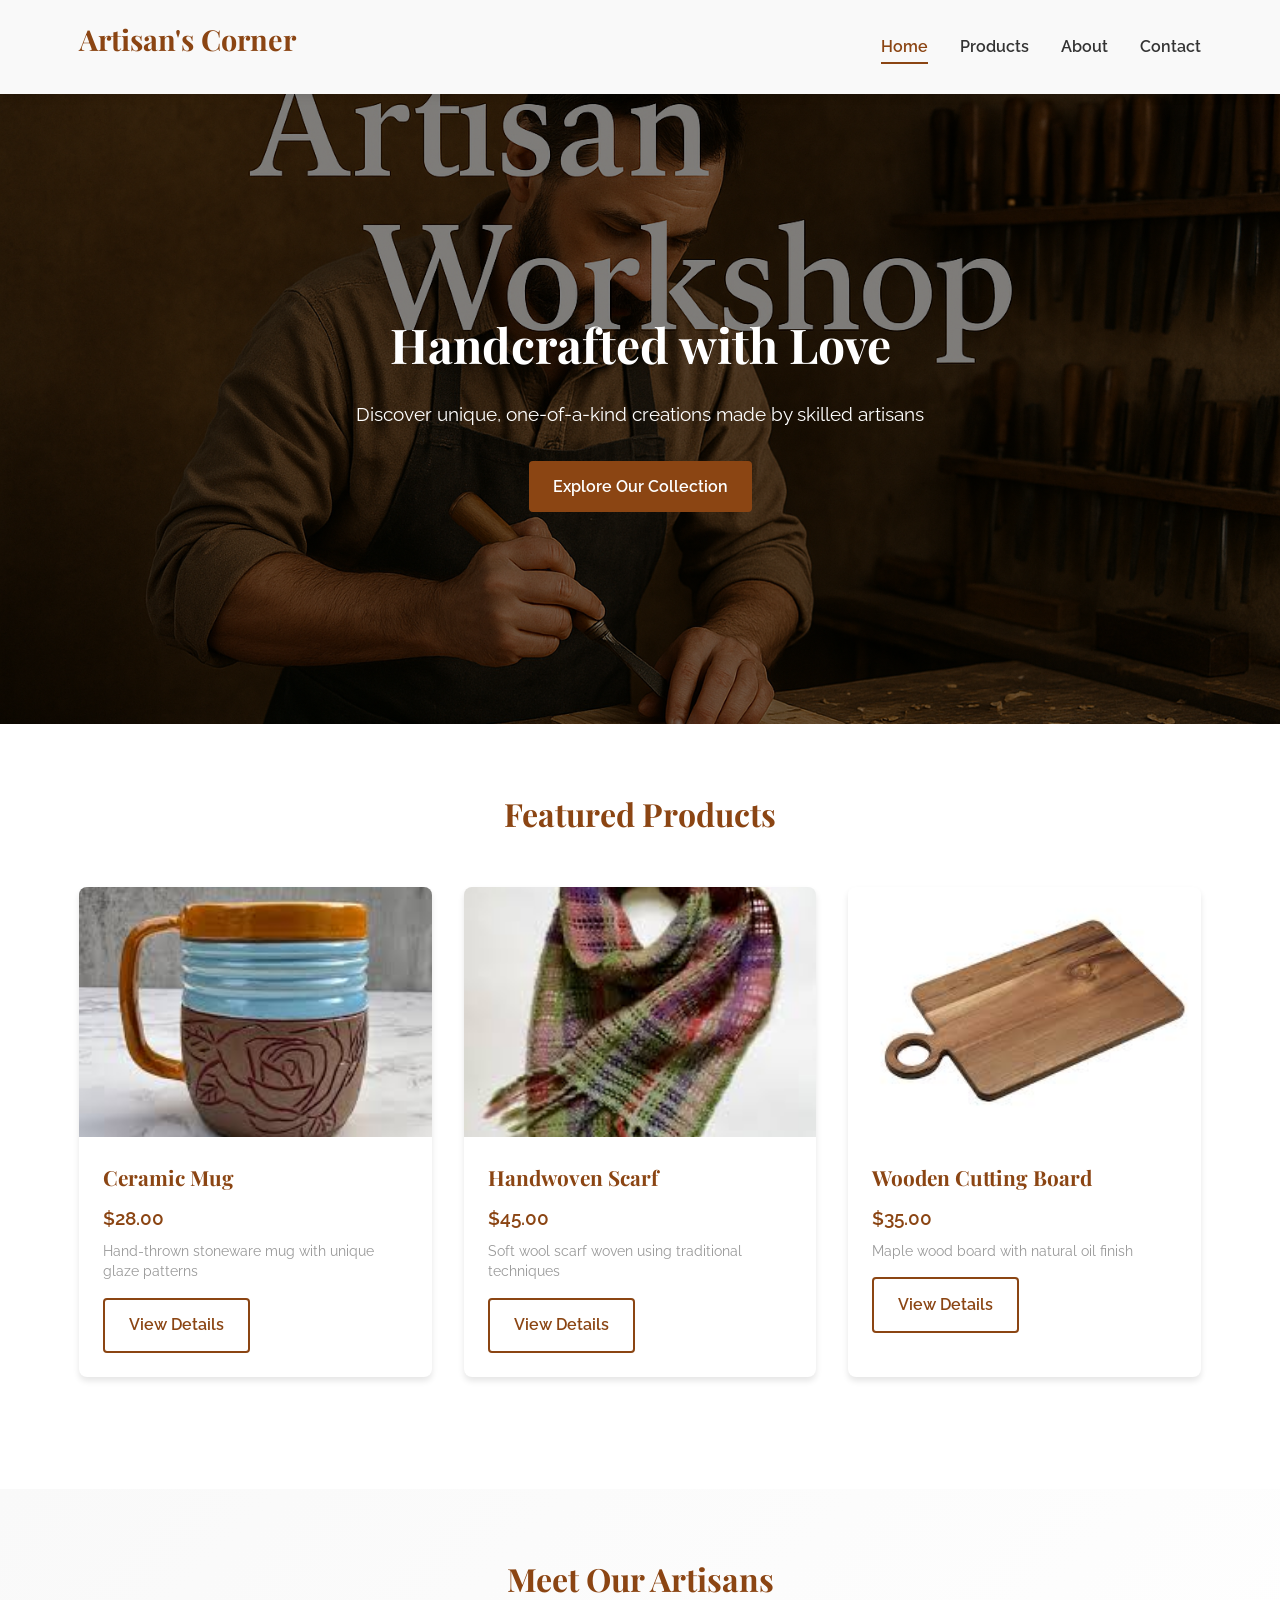
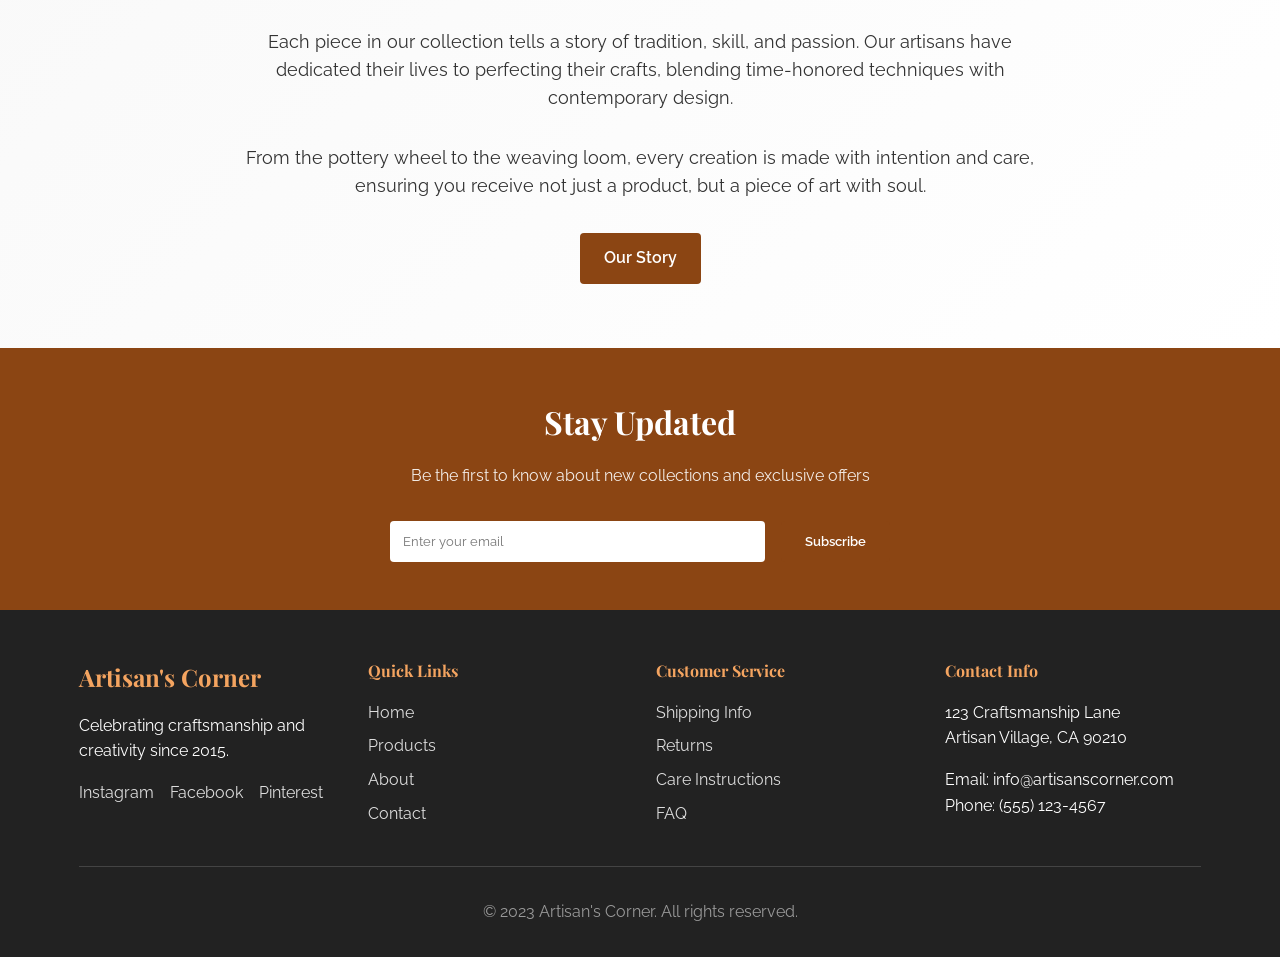
<file: index.html>
<!DOCTYPE html>
<html lang="en">
<head>
    <meta charset="UTF-8">
    <meta name="viewport" content="width=device-width, initial-scale=1.0">
    <title>Artisan's Corner - Handmade Crafts</title>
    <link rel="stylesheet" href="css/styles.css">
    <link href="https://fonts.googleapis.com/css2?family=Playfair+Display:wght@400;700&family=Raleway:wght@300;400;600&display=swap" rel="stylesheet">
</head>
<body>
    <!-- Header with Navigation -->
    <header>
        <div class="container">
            <div class="logo">
                <h1>Artisan's Corner</h1>
            </div>
            <nav>
                <button class="menu-toggle" aria-label="Toggle navigation">
                    <span class="hamburger"></span>
                </button>
                <ul class="nav-menu">
                    <li><a href="index.html" class="active">Home</a></li>
                    <li><a href="products.html">Products</a></li>
                    <li><a href="about.html">About</a></li>
                    <li><a href="contact.html">Contact</a></li>
                </ul>
            </nav>
        </div>
    </header>

    <!-- Hero Section -->
    <section class="hero">
        <div class="hero-content">
            <h2>Handcrafted with Love</h2>
            <p>Discover unique, one-of-a-kind creations made by skilled artisans</p>
            <a href="products.html" class="btn">Explore Our Collection</a>
        </div>
    </section>
    
    <!-- Featured Products -->
    <section class="featured-products">
        <div class="container">
            <h2>Featured Products</h2>
            <div class="products-grid">
                <div class="product-card">
                    <div class="product-image">
                        <img src="Images/featured-1.jpg" alt="Handmade Ceramic Mug" onerror="this.src='https://placehold.co/400x300/8B4513/white?text=Ceramic+Mug'">
                    </div>
                    <div class="product-info">
                        <h3>Ceramic Mug</h3>
                        <p class="price">$28.00</p>
                        <p class="description">Hand-thrown stoneware mug with unique glaze patterns</p>
                        <a href="products.html" class="btn-secondary">View Details</a>
                    </div>
                </div>
                <div class="product-card">
                    <div class="product-image">
                        <img src="Images/featured-2.jpg" alt="Handwoven Scarf" onerror="this.src='https://placehold.co/400x300/8B4513/white?text=Handwoven+Scarf'">
                    </div>
                    <div class="product-info">
                        <h3>Handwoven Scarf</h3>
                        <p class="price">$45.00</p>
                        <p class="description">Soft wool scarf woven using traditional techniques</p>
                        <a href="products.html" class="btn-secondary">View Details</a>
                    </div>
                </div>
                <div class="product-card">
                    <div class="product-image">
                        <img src="Images/featured-3.jpg" alt="Wooden Cutting Board" onerror="this.src='https://placehold.co/400x300/8B4513/white?text=Wooden+Board'">
                    </div>
                    <div class="product-info">
                        <h3>Wooden Cutting Board</h3>
                        <p class="price">$35.00</p>
                        <p class="description">Maple wood board with natural oil finish</p>
                        <a href="products.html" class="btn-secondary">View Details</a>
                    </div>
                </div>
            </div>
        </div>
    </section>
    
    <!-- About Teaser -->
    <section class="about-teaser">
        <div class="container">
            <div class="teaser-content">
                <h2>Meet Our Artisans</h2>
                <p>Each piece in our collection tells a story of tradition, skill, and passion. Our artisans have dedicated their lives to perfecting their crafts, blending time-honored techniques with contemporary design.</p>
                <p>From the pottery wheel to the weaving loom, every creation is made with intention and care, ensuring you receive not just a product, but a piece of art with soul.</p>
                <a href="about.html" class="btn">Our Story</a>
            </div>
        </div>
    </section>

    <!-- Newsletter -->
    <section class="newsletter">
        <div class="container">
            <div class="newsletter-content">
                <h2>Stay Updated</h2>
                <p>Be the first to know about new collections and exclusive offers</p>
                <form class="newsletter-form">
                    <input type="email" placeholder="Enter your email" required>
                    <button type="submit" class="btn">Subscribe</button>
                </form>
            </div>
        </div>
    </section>

    <!-- Footer -->
    <footer>
        <div class="container">
            <div class="footer-content">
                <div class="footer-section">
                    <h3>Artisan's Corner</h3>
                    <p>Celebrating craftsmanship and creativity since 2015.</p>
                    <div class="social-links">
                        <a href="#" aria-label="Instagram">Instagram</a>
                        <a href="#" aria-label="Facebook">Facebook</a>
                        <a href="#" aria-label="Pinterest">Pinterest</a>
                    </div>
                </div>
                <div class="footer-section">
                    <h4>Quick Links</h4>
                    <ul>
                        <li><a href="index.html">Home</a></li>
                        <li><a href="products.html">Products</a></li>
                        <li><a href="about.html">About</a></li>
                        <li><a href="contact.html">Contact</a></li>
                    </ul>
                </div>
                <div class="footer-section">
                    <h4>Customer Service</h4>
                    <ul>
                        <li><a href="#">Shipping Info</a></li>
                        <li><a href="#">Returns</a></li>
                        <li><a href="#">Care Instructions</a></li>
                        <li><a href="#">FAQ</a></li>
                    </ul>
                </div>
                <div class="footer-section">
                    <h4>Contact Info</h4>
                    <p>123 Craftsmanship Lane<br>Artisan Village, CA 90210</p>
                    <p>Email: info@artisanscorner.com<br>Phone: (555) 123-4567</p>
                </div>
            </div>
            <div class="footer-bottom">
                <p>&copy; 2023 Artisan's Corner. All rights reserved.</p>
            </div>
        </div>
    </footer>

    <script src="js/script.js"></script>
</body>
</html>
</file>
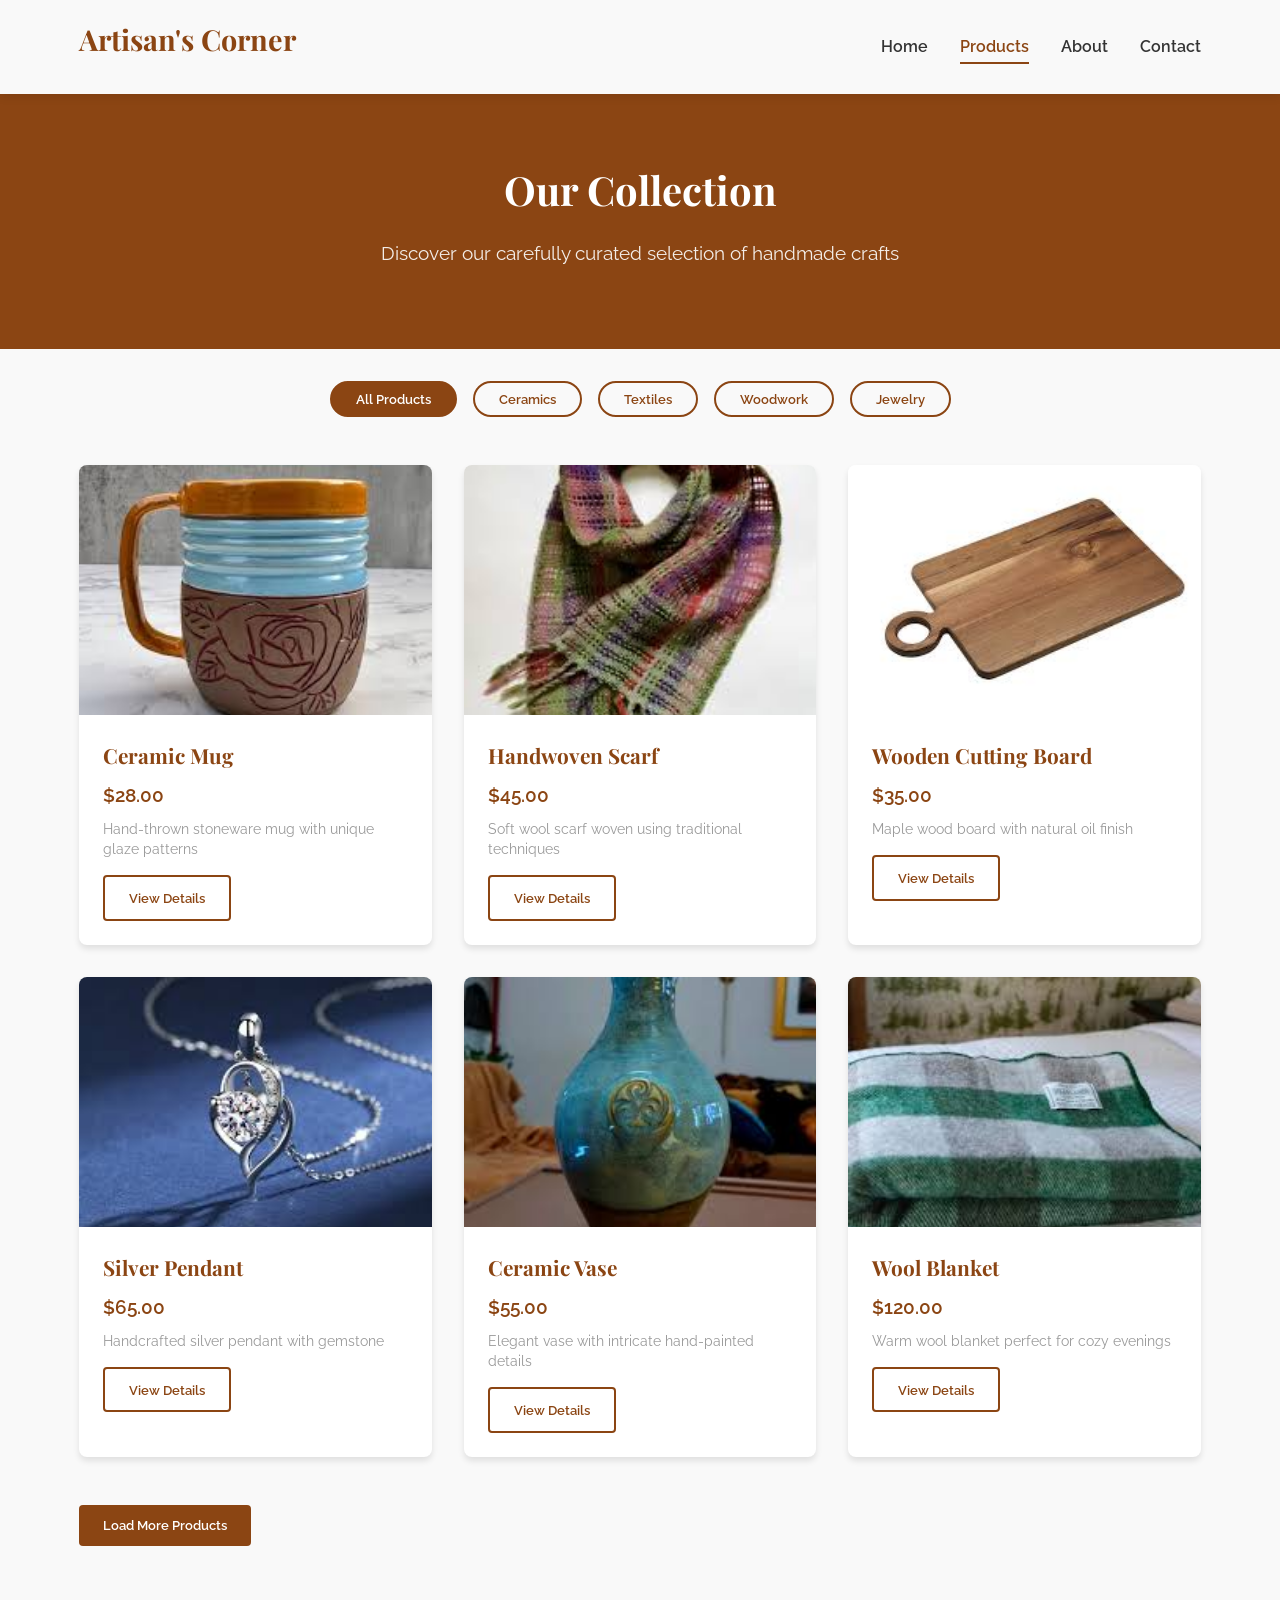
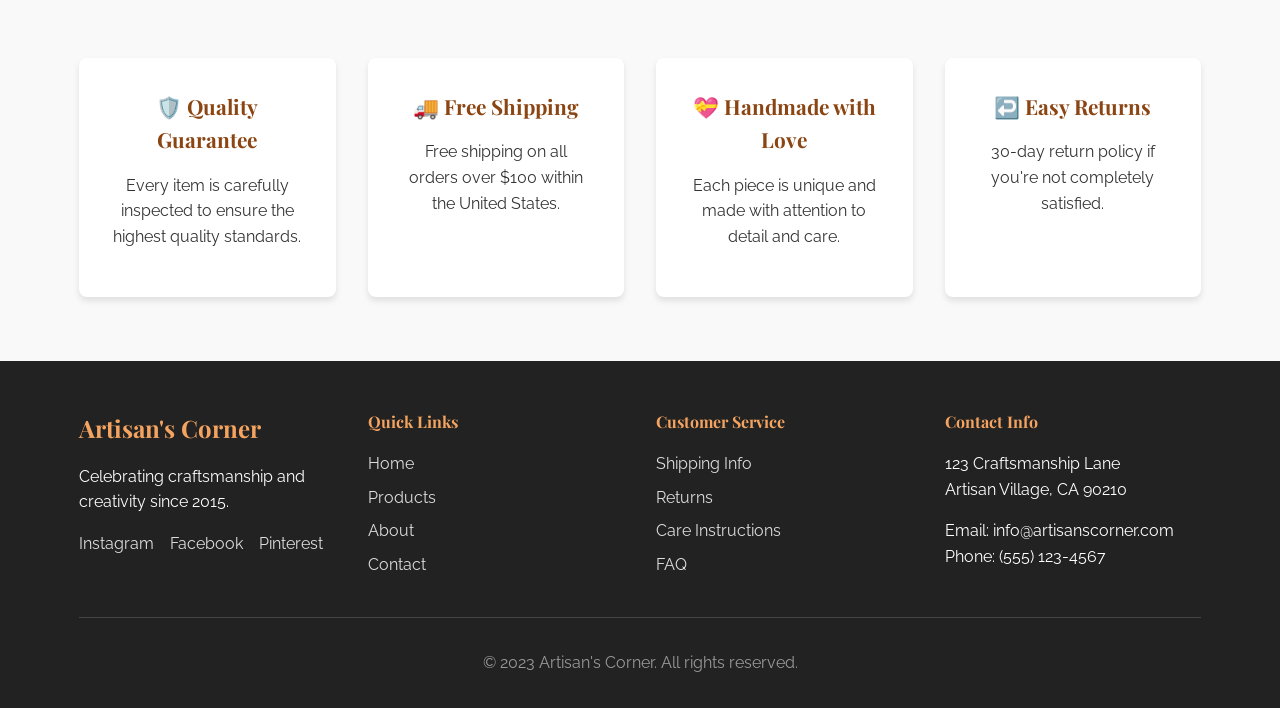
<file: Products.html>
<!DOCTYPE html>
<html lang="en">
<head>
    <meta charset="UTF-8">
    <meta name="viewport" content="width=device-width, initial-scale=1.0">
    <title>Products - Artisan's Corner</title>
    <link rel="stylesheet" href="css/styles.css">
    <link href="https://fonts.googleapis.com/css2?family=Playfair+Display:wght@400;700&family=Raleway:wght@300;400;600&display=swap" rel="stylesheet">
</head>
<body>
    <!-- Header with Navigation -->
    <header>
        <div class="container">
            <div class="logo">
                <h1><a href="index.html">Artisan's Corner</a></h1>
            </div>
            <nav>
                <button class="menu-toggle" aria-label="Toggle navigation">
                    <span class="hamburger"></span>
                </button>
                <ul class="nav-menu">
                    <li><a href="index.html">Home</a></li>
                    <li><a href="products.html" class="active">Products</a></li>
                    <li><a href="about.html">About</a></li>
                    <li><a href="contact.html">Contact</a></li>
                </ul>
            </nav>
        </div>
    </header>

    <!-- Products Header -->
    <section class="page-header">
        <div class="container">
            <h1>Our Collection</h1>
            <p>Discover our carefully curated selection of handmade crafts</p>
        </div>
    </section>

    <!-- Products Section -->
    <section class="products-page">
        <div class="container">
            <!-- Filter Options -->
            <div class="filter-options">
                <button class="filter-btn active" data-filter="all">All Products</button>
                <button class="filter-btn" data-filter="ceramics">Ceramics</button>
                <button class="filter-btn" data-filter="textiles">Textiles</button>
                <button class="filter-btn" data-filter="woodwork">Woodwork</button>
                <button class="filter-btn" data-filter="jewelry">Jewelry</button>
            </div>

            <!-- Products Grid -->
            <div class="products-grid full-grid">
                <!-- Products will be loaded dynamically with JavaScript -->
            </div>

            <!-- Load More Button -->
            <div class="load-more-container">
                <button class="btn" id="loadMore">Load More Products</button>
            </div>
        </div>
    </section>

    <!-- Features Section -->
    <section class="features">
        <div class="container">
            <div class="features-grid">
                <div class="feature-card">
                    <h3>🛡️ Quality Guarantee</h3>
                    <p>Every item is carefully inspected to ensure the highest quality standards.</p>
                </div>
                <div class="feature-card">
                    <h3>🚚 Free Shipping</h3>
                    <p>Free shipping on all orders over $100 within the United States.</p>
                </div>
                <div class="feature-card">
                    <h3>💝 Handmade with Love</h3>
                    <p>Each piece is unique and made with attention to detail and care.</p>
                </div>
                <div class="feature-card">
                    <h3>↩️ Easy Returns</h3>
                    <p>30-day return policy if you're not completely satisfied.</p>
                </div>
            </div>
        </div>
    </section>

    <!-- Footer -->
    <footer>
        <div class="container">
            <div class="footer-content">
                <div class="footer-section">
                    <h3>Artisan's Corner</h3>
                    <p>Celebrating craftsmanship and creativity since 2015.</p>
                    <div class="social-links">
                        <a href="#" aria-label="Instagram">Instagram</a>
                        <a href="#" aria-label="Facebook">Facebook</a>
                        <a href="#" aria-label="Pinterest">Pinterest</a>
                    </div>
                </div>
                <div class="footer-section">
                    <h4>Quick Links</h4>
                    <ul>
                        <li><a href="index.html">Home</a></li>
                        <li><a href="products.html">Products</a></li>
                        <li><a href="about.html">About</a></li>
                        <li><a href="contact.html">Contact</a></li>
                    </ul>
                </div>
                <div class="footer-section">
                    <h4>Customer Service</h4>
                    <ul>
                        <li><a href="#">Shipping Info</a></li>
                        <li><a href="#">Returns</a></li>
                        <li><a href="#">Care Instructions</a></li>
                        <li><a href="#">FAQ</a></li>
                    </ul>
                </div>
                <div class="footer-section">
                    <h4>Contact Info</h4>
                    <p>123 Craftsmanship Lane<br>Artisan Village, CA 90210</p>
                    <p>Email: info@artisanscorner.com<br>Phone: (555) 123-4567</p>
                </div>
            </div>
            <div class="footer-bottom">
                <p>&copy; 2023 Artisan's Corner. All rights reserved.</p>
            </div>
        </div>
    </footer>

    <script src="js/script.js"></script>
</body>
</html>
</file>
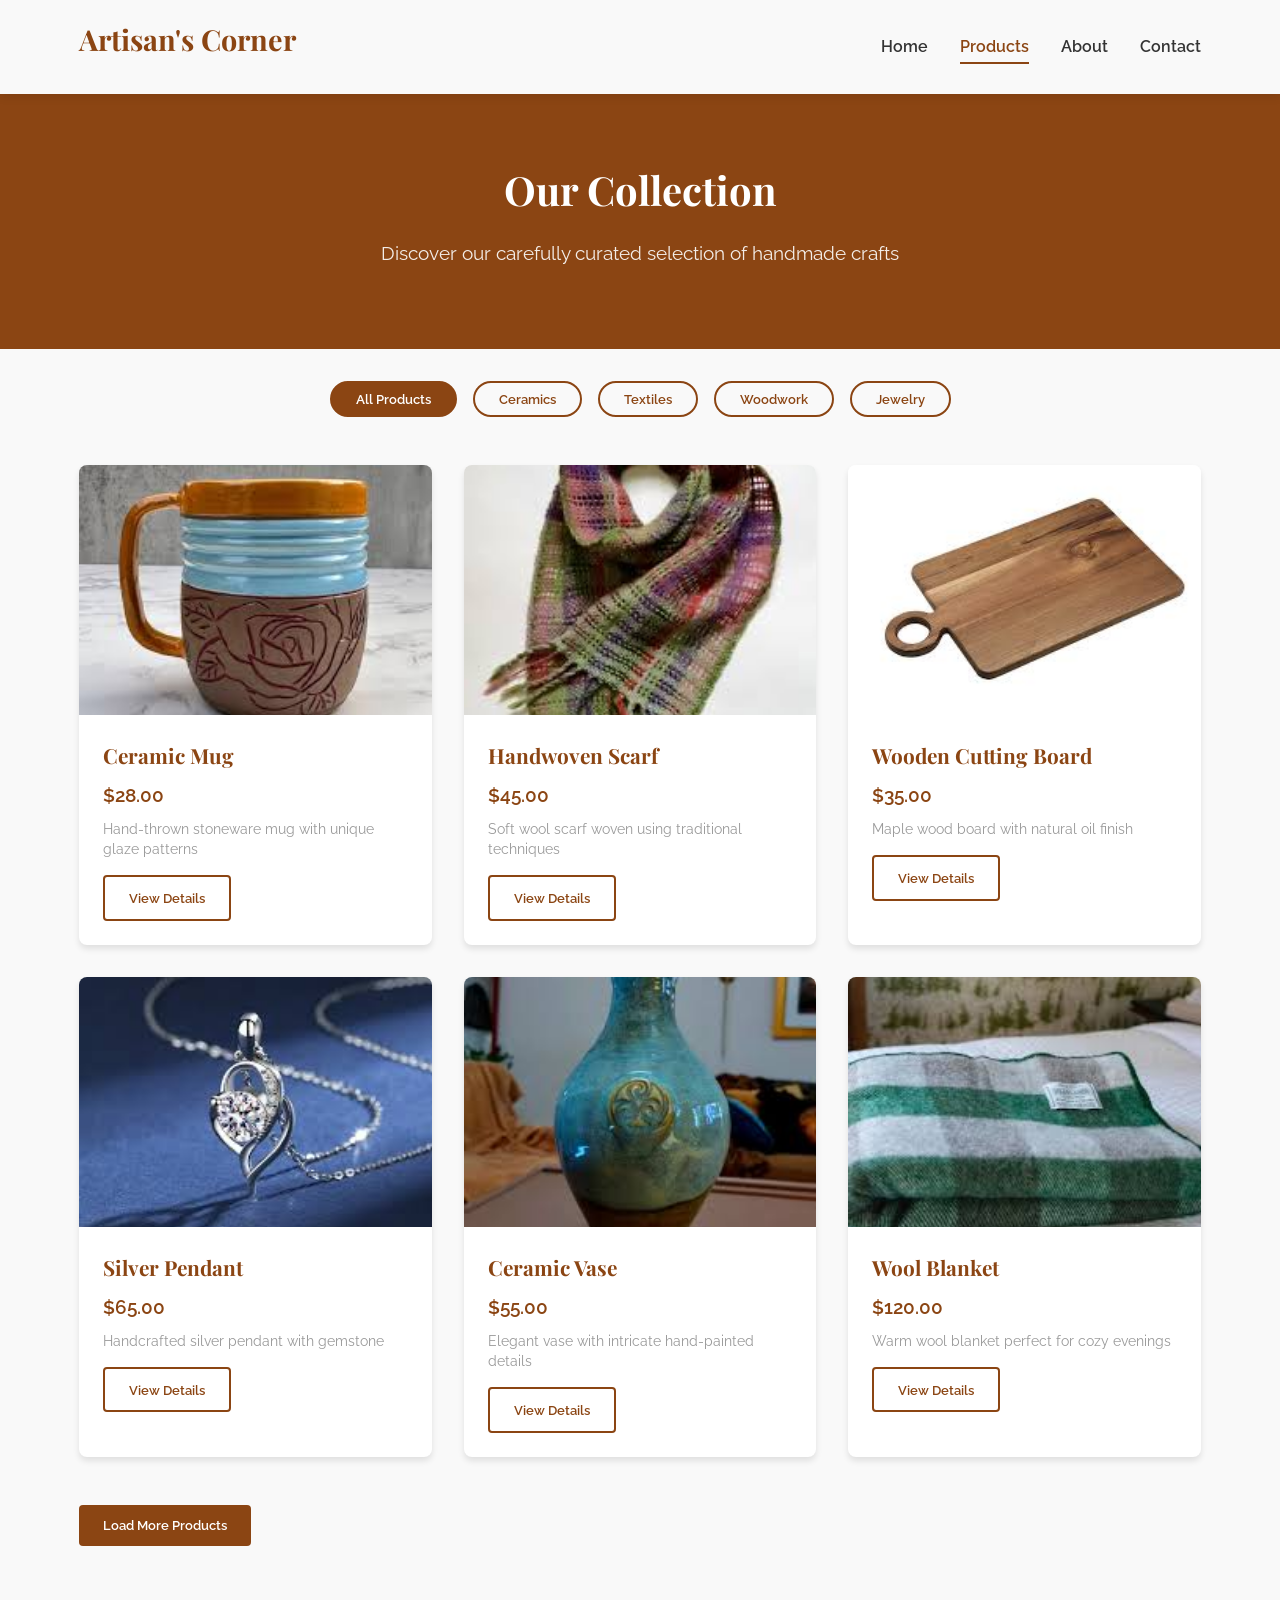
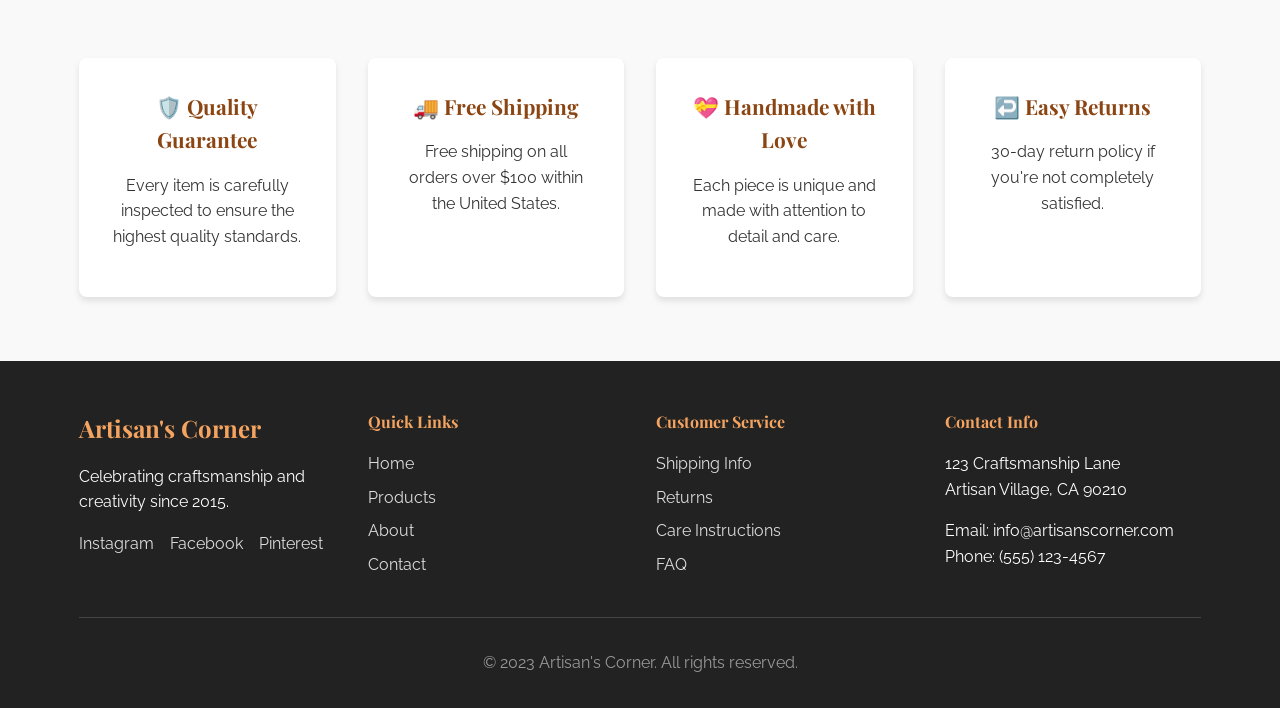
<file: products.html>
<!DOCTYPE html>
<html lang="en">
<head>
    <meta charset="UTF-8">
    <meta name="viewport" content="width=device-width, initial-scale=1.0">
    <title>Products - Artisan's Corner</title>
    <link rel="stylesheet" href="css/styles.css">
    <link href="https://fonts.googleapis.com/css2?family=Playfair+Display:wght@400;700&family=Raleway:wght@300;400;600&display=swap" rel="stylesheet">
</head>
<body>
    <!-- Header with Navigation -->
    <header>
        <div class="container">
            <div class="logo">
                <h1><a href="index.html">Artisan's Corner</a></h1>
            </div>
            <nav>
                <button class="menu-toggle" aria-label="Toggle navigation">
                    <span class="hamburger"></span>
                </button>
                <ul class="nav-menu">
                    <li><a href="index.html">Home</a></li>
                    <li><a href="products.html" class="active">Products</a></li>
                    <li><a href="about.html">About</a></li>
                    <li><a href="contact.html">Contact</a></li>
                </ul>
            </nav>
        </div>
    </header>

    <!-- Products Header -->
    <section class="page-header">
        <div class="container">
            <h1>Our Collection</h1>
            <p>Discover our carefully curated selection of handmade crafts</p>
        </div>
    </section>

    <!-- Products Section -->
    <section class="products-page">
        <div class="container">
            <!-- Filter Options -->
            <div class="filter-options">
                <button class="filter-btn active" data-filter="all">All Products</button>
                <button class="filter-btn" data-filter="ceramics">Ceramics</button>
                <button class="filter-btn" data-filter="textiles">Textiles</button>
                <button class="filter-btn" data-filter="woodwork">Woodwork</button>
                <button class="filter-btn" data-filter="jewelry">Jewelry</button>
            </div>

            <!-- Products Grid -->
            <div class="products-grid full-grid">
                <!-- Products will be loaded dynamically with JavaScript -->
            </div>

            <!-- Load More Button -->
            <div class="load-more-container">
                <button class="btn" id="loadMore">Load More Products</button>
            </div>
        </div>
    </section>

    <!-- Features Section -->
    <section class="features">
        <div class="container">
            <div class="features-grid">
                <div class="feature-card">
                    <h3>🛡️ Quality Guarantee</h3>
                    <p>Every item is carefully inspected to ensure the highest quality standards.</p>
                </div>
                <div class="feature-card">
                    <h3>🚚 Free Shipping</h3>
                    <p>Free shipping on all orders over $100 within the United States.</p>
                </div>
                <div class="feature-card">
                    <h3>💝 Handmade with Love</h3>
                    <p>Each piece is unique and made with attention to detail and care.</p>
                </div>
                <div class="feature-card">
                    <h3>↩️ Easy Returns</h3>
                    <p>30-day return policy if you're not completely satisfied.</p>
                </div>
            </div>
        </div>
    </section>

    <!-- Footer -->
    <footer>
        <div class="container">
            <div class="footer-content">
                <div class="footer-section">
                    <h3>Artisan's Corner</h3>
                    <p>Celebrating craftsmanship and creativity since 2015.</p>
                    <div class="social-links">
                        <a href="#" aria-label="Instagram">Instagram</a>
                        <a href="#" aria-label="Facebook">Facebook</a>
                        <a href="#" aria-label="Pinterest">Pinterest</a>
                    </div>
                </div>
                <div class="footer-section">
                    <h4>Quick Links</h4>
                    <ul>
                        <li><a href="index.html">Home</a></li>
                        <li><a href="products.html">Products</a></li>
                        <li><a href="about.html">About</a></li>
                        <li><a href="contact.html">Contact</a></li>
                    </ul>
                </div>
                <div class="footer-section">
                    <h4>Customer Service</h4>
                    <ul>
                        <li><a href="#">Shipping Info</a></li>
                        <li><a href="#">Returns</a></li>
                        <li><a href="#">Care Instructions</a></li>
                        <li><a href="#">FAQ</a></li>
                    </ul>
                </div>
                <div class="footer-section">
                    <h4>Contact Info</h4>
                    <p>123 Craftsmanship Lane<br>Artisan Village, CA 90210</p>
                    <p>Email: info@artisanscorner.com<br>Phone: (555) 123-4567</p>
                </div>
            </div>
            <div class="footer-bottom">
                <p>&copy; 2023 Artisan's Corner. All rights reserved.</p>
            </div>
        </div>
    </footer>

    <script src="js/script.js"></script>
</body>
</html>
</file>
<file: css/styles.css>
/* Reset and Base Styles */
* {
    margin: 0;
    padding: 0;
    box-sizing: border-box;
}

:root {
    --primary-color: #8B4513;
    --secondary-color: #D2691E;
    --accent-color: #F4A460;
    --text-color: #333;
    --light-color: #f9f9f9;
    --dark-color: #222;
    --gray-light: #e0e0e0;
    --gray-medium: #999;
    --font-heading: 'Playfair Display', serif;
    --font-body: 'Raleway', sans-serif;
}

body {
    font-family: var(--font-body);
    line-height: 1.6;
    color: var(--text-color);
    background-color: var(--light-color);
}

.container {
    width: 90%;
    max-width: 1200px;
    margin: 0 auto;
    padding: 0 15px;
}

/* Typography */
h1, h2, h3, h4, h5, h6 {
    font-family: var(--font-heading);
    margin-bottom: 1rem;
    color: var(--primary-color);
}

h1 { font-size: 2.5rem; }
h2 { font-size: 2rem; }
h3 { font-size: 1.5rem; }

p {
    margin-bottom: 1rem;
}

a {
    color: var(--primary-color);
    text-decoration: none;
    transition: color 0.3s;
}

a:hover {
    color: var(--secondary-color);
}

/* Header Styles */
header {
    background-color: var(--light-color);
    box-shadow: 0 2px 10px rgba(0, 0, 0, 0.1);
    position: sticky;
    top: 0;
    z-index: 1000;
}

header .container {
    display: flex;
    justify-content: space-between;
    align-items: center;
    padding: 1rem 15px;
}

.logo h1 {
    font-family: var(--font-heading);
    color: var(--primary-color);
    font-size: 1.8rem;
}

.logo a {
    color: inherit;
    text-decoration: none;
}

.nav-menu {
    display: flex;
    list-style: none;
}

.nav-menu li {
    margin-left: 2rem;
}

.nav-menu a {
    text-decoration: none;
    color: var(--text-color);
    font-weight: 600;
    transition: color 0.3s;
    padding: 0.5rem 0;
    position: relative;
}

.nav-menu a.active,
.nav-menu a:hover {
    color: var(--primary-color);
}

.nav-menu a.active::after {
    content: '';
    position: absolute;
    bottom: 0;
    left: 0;
    width: 100%;
    height: 2px;
    background-color: var(--primary-color);
}

.menu-toggle {
    display: none;
    background: none;
    border: none;
    cursor: pointer;
    flex-direction: column;
    justify-content: space-between;
    width: 30px;
    height: 21px;
}

.hamburger {
    height: 3px;
    width: 100%;
    background-color: var(--text-color);
    border-radius: 10px;
    transition: all 0.3s;
}

/* Buttons */
.btn, .btn-secondary {
    display: inline-block;
    padding: 0.8rem 1.5rem;
    border-radius: 4px;
    text-decoration: none;
    font-weight: 600;
    transition: all 0.3s;
    cursor: pointer;
    border: none;
    font-family: var(--font-body);
}

.btn {
    background-color: var(--primary-color);
    color: white;
}

.btn:hover {
    background-color: var(--secondary-color);
    transform: translateY(-2px);
    box-shadow: 0 4px 8px rgba(0, 0, 0, 0.2);
}

.btn-secondary {
    background-color: transparent;
    color: var(--primary-color);
    border: 2px solid var(--primary-color);
}

.btn-secondary:hover {
    background-color: var(--primary-color);
    color: white;
    transform: translateY(-2px);
}

.btn-full {
    width: 100%;
}

/* Hero Section */
.hero {
    background: linear-gradient(rgba(0, 0, 0, 0.5), rgba(0, 0, 0, 0.5)), url('../Images/hero-bg.jpg') center/cover no-repeat;
    height: 70vh;
    display: flex;
    align-items: center;
    justify-content: center;
    text-align: center;
    color: white;
    padding: 2rem 1rem;
}

.hero-content h2 {
    font-family: var(--font-heading);
    font-size: 3rem;
    margin-bottom: 1rem;
    color: white;
}

.hero-content p {
    font-size: 1.2rem;
    margin-bottom: 2rem;
    color: white;
}

/* Page Header */
.page-header {
    background-color: var(--primary-color);
    color: white;
    padding: 4rem 0;
    text-align: center;
}

.page-header h1 {
    color: white;
    margin-bottom: 1rem;
}

.page-header p {
    font-size: 1.2rem;
    opacity: 0.9;
}

/* Products Grid */
.products-grid {
    display: grid;
    grid-template-columns: repeat(auto-fill, minmax(300px, 1fr));
    gap: 2rem;
    margin: 3rem 0;
}

.product-card {
    background: white;
    border-radius: 8px;
    overflow: hidden;
    box-shadow: 0 4px 6px rgba(0, 0, 0, 0.1);
    transition: transform 0.3s, box-shadow 0.3s;
}

.product-card:hover {
    transform: translateY(-5px);
    box-shadow: 0 8px 15px rgba(0, 0, 0, 0.2);
}

.product-image {
    height: 250px;
    overflow: hidden;
}

.product-image img {
    width: 100%;
    height: 100%;
    object-fit: cover;
    transition: transform 0.3s;
}

.product-card:hover .product-image img {
    transform: scale(1.05);
}

.product-info {
    padding: 1.5rem;
}

.product-info h3 {
    margin-bottom: 0.5rem;
    font-size: 1.3rem;
}

.price {
    font-size: 1.2rem;
    font-weight: 600;
    color: var(--primary-color);
    margin-bottom: 0.5rem;
}

.description {
    color: var(--gray-medium);
    font-size: 0.9rem;
    margin-bottom: 1rem;
    line-height: 1.4;
}

/* Featured Products */
.featured-products {
    padding: 4rem 0;
    background-color: white;
}

.featured-products h2 {
    text-align: center;
    margin-bottom: 3rem;
}

/* About Teaser */
.about-teaser {
    padding: 4rem 0;
    background: linear-gradient(135deg, var(--light-color) 0%, #fff 100%);
}

.teaser-content {
    max-width: 800px;
    margin: 0 auto;
    text-align: center;
}

.teaser-content h2 {
    margin-bottom: 1.5rem;
}

.teaser-content p {
    margin-bottom: 2rem;
    font-size: 1.1rem;
}

/* Newsletter */
.newsletter {
    padding: 3rem 0;
    background-color: var(--primary-color);
    color: white;
    text-align: center;
}

.newsletter h2 {
    color: white;
    margin-bottom: 1rem;
}

.newsletter p {
    margin-bottom: 2rem;
    opacity: 0.9;
}

.newsletter-form {
    display: flex;
    max-width: 500px;
    margin: 0 auto;
    gap: 1rem;
}

.newsletter-form input {
    flex: 1;
    padding: 0.8rem;
    border: none;
    border-radius: 4px;
    font-family: var(--font-body);
}

.newsletter-form button {
    white-space: nowrap;
}

/* Filter Options */
.filter-options {
    display: flex;
    justify-content: center;
    flex-wrap: wrap;
    gap: 1rem;
    margin: 2rem 0;
}

.filter-btn {
    padding: 0.5rem 1.5rem;
    background: transparent;
    border: 2px solid var(--primary-color);
    border-radius: 25px;
    color: var(--primary-color);
    cursor: pointer;
    transition: all 0.3s;
    font-family: var(--font-body);
    font-weight: 600;
}

.filter-btn.active, .filter-btn:hover {
    background: var(--primary-color);
    color: white;
}

/* Load More */
.load-more-container {
    text-align: center;
    margin: 3rem 0;
}

/* Features Grid */
.features {
    padding: 4rem 0;
    background-color: var(--light-color);
}

.features-grid {
    display: grid;
    grid-template-columns: repeat(auto-fit, minmax(250px, 1fr));
    gap: 2rem;
}

.feature-card {
    background: white;
    padding: 2rem;
    border-radius: 8px;
    text-align: center;
    box-shadow: 0 4px 6px rgba(0, 0, 0, 0.1);
}

.feature-card h3 {
    margin-bottom: 1rem;
    font-size: 1.3rem;
}

/* About Content */
.about-content {
    padding: 4rem 0;
}

.about-grid {
    display: grid;
    grid-template-columns: 2fr 1fr;
    gap: 4rem;
    align-items: start;
}

.about-text h2 {
    margin-bottom: 1.5rem;
}

.about-text h3 {
    margin: 2rem 0 1rem;
    color: var(--primary-color);
}

.values-list {
    list-style: none;
}

.values-list li {
    margin-bottom: 1.5rem;
    padding-left: 2rem;
    position: relative;
}

.values-list li::before {
    content: '✓';
    position: absolute;
    left: 0;
    color: var(--primary-color);
    font-weight: bold;
}

.about-image img {
    width: 100%;
    border-radius: 8px;
    box-shadow: 0 8px 20px rgba(0, 0, 0, 0.15);
}

/* Team Section */
.team {
    padding: 4rem 0;
    background-color: var(--light-color);
}

.team h2 {
    text-align: center;
    margin-bottom: 3rem;
}

.team-grid {
    display: grid;
    grid-template-columns: repeat(auto-fit, minmax(300px, 1fr));
    gap: 2rem;
}

.team-member {
    background: white;
    padding: 2rem;
    border-radius: 8px;
    text-align: center;
    box-shadow: 0 4px 6px rgba(0, 0, 0, 0.1);
}

.member-image {
    width: 150px;
    height: 150px;
    border-radius: 50%;
    overflow: hidden;
    margin: 0 auto 1.5rem;
    border: 4px solid var(--primary-color);
}

.member-image img {
    width: 100%;
    height: 100%;
    object-fit: cover;
}

.role {
    color: var(--secondary-color);
    font-weight: 600;
    margin-bottom: 1rem;
}

/* Stats Section */
.stats {
    padding: 4rem 0;
    background-color: var(--primary-color);
    color: white;
}

.stats h2 {
    text-align: center;
    margin-bottom: 3rem;
    color: white;
}

.stats-grid {
    display: grid;
    grid-template-columns: repeat(auto-fit, minmax(200px, 1fr));
    gap: 2rem;
    text-align: center;
}

.stat-item h3 {
    font-size: 3rem;
    margin-bottom: 0.5rem;
    color: white;
}

.stat-item p {
    font-size: 1.1rem;
    opacity: 0.9;
}

/* Contact Page */
.contact-page {
    padding: 4rem 0;
}

.contact-grid {
    display: grid;
    grid-template-columns: 1fr 2fr;
    gap: 4rem;
}

.contact-info h2 {
    margin-bottom: 2rem;
}

.info-item {
    margin-bottom: 2.5rem;
}

.info-item h3 {
    margin-bottom: 0.5rem;
    color: var(--primary-color);
}

.social-links {
    display: flex;
    gap: 1rem;
    flex-wrap: wrap;
}

.social-link {
    padding: 0.5rem 1rem;
    background: var(--primary-color);
    color: white;
    border-radius: 4px;
    text-decoration: none;
}

.social-link:hover {
    background: var(--secondary-color);
    color: white;
}

/* Form Styles */
.contact-form-container h2 {
    margin-bottom: 2rem;
}

.form-group {
    margin-bottom: 1.5rem;
}

.form-group label {
    display: block;
    margin-bottom: 0.5rem;
    font-weight: 600;
    color: var(--text-color);
}

.form-group input, .form-group textarea {
    width: 100%;
    padding: 0.8rem;
    border: 1px solid var(--gray-light);
    border-radius: 4px;
    font-family: var(--font-body);
    font-size: 1rem;
    transition: border-color 0.3s;
}

.form-group input:focus, .form-group textarea:focus {
    outline: none;
    border-color: var(--primary-color);
    box-shadow: 0 0 0 2px rgba(139, 69, 19, 0.1);
}

.error-message {
    color: #e74c3c;
    font-size: 0.9rem;
    margin-top: 0.3rem;
    display: block;
    min-height: 1.2rem;
}

/* Map Section */
.map-section {
    padding: 4rem 0;
    background-color: var(--light-color);
}

.map-section h2 {
    text-align: center;
    margin-bottom: 3rem;
}

.map-placeholder {
    background: white;
    padding: 2rem;
    border-radius: 8px;
    box-shadow: 0 4px 6px rgba(0, 0, 0, 0.1);
}

.map-content {
    text-align: center;
}

.map-content h3 {
    margin-bottom: 1rem;
}

.map-image {
    margin: 2rem 0;
}

.map-image img {
    width: 100%;
    border-radius: 4px;
}

.directions {
    font-style: italic;
    color: var(--gray-medium);
}

/* FAQ Section */
.faq {
    padding: 4rem 0;
}

.faq h2 {
    text-align: center;
    margin-bottom: 3rem;
}

.faq-grid {
    display: grid;
    grid-template-columns: repeat(auto-fit, minmax(300px, 1fr));
    gap: 2rem;
}

.faq-item {
    background: white;
    padding: 2rem;
    border-radius: 8px;
    box-shadow: 0 4px 6px rgba(0, 0, 0, 0.1);
}

.faq-item h3 {
    margin-bottom: 1rem;
    color: var(--primary-color);
}

/* Footer */
footer {
    background-color: var(--dark-color);
    color: white;
    padding: 3rem 0 1rem;
}

.footer-content {
    display: grid;
    grid-template-columns: repeat(auto-fit, minmax(250px, 1fr));
    gap: 2rem;
    margin-bottom: 2rem;
}

.footer-section h3, .footer-section h4 {
    margin-bottom: 1rem;
    color: var(--accent-color);
}

.footer-section ul {
    list-style: none;
}

.footer-section ul li {
    margin-bottom: 0.5rem;
}

.footer-section a {
    color: #ddd;
    text-decoration: none;
}

.footer-section a:hover {
    color: var(--accent-color);
}

.footer-bottom {
    text-align: center;
    padding-top: 2rem;
    border-top: 1px solid #444;
    color: #999;
}

/* Responsive Design */
@media (max-width: 768px) {
    .menu-toggle {
        display: flex;
    }
    
    .nav-menu {
        position: absolute;
        top: 100%;
        left: 0;
        width: 100%;
        background-color: var(--light-color);
        flex-direction: column;
        align-items: center;
        padding: 1rem 0;
        box-shadow: 0 5px 10px rgba(0, 0, 0, 0.1);
        transform: translateY(-10px);
        opacity: 0;
        visibility: hidden;
        transition: all 0.3s;
    }
    
    .nav-menu.active {
        transform: translateY(0);
        opacity: 1;
        visibility: visible;
    }
    
    .nav-menu li {
        margin: 0.5rem 0;
    }
    
    .hero-content h2 {
        font-size: 2rem;
    }
    
    .about-grid, .contact-grid {
        grid-template-columns: 1fr;
    }
    
    .filter-options {
        justify-content: flex-start;
    }
    
    .newsletter-form {
        flex-direction: column;
    }
    
    h1 { font-size: 2rem; }
    h2 { font-size: 1.5rem; }
}

@media (max-width: 480px) {
    .products-grid {
        grid-template-columns: 1fr;
    }
    
    .hero {
        height: 50vh;
    }
    
    .hero-content h2 {
        font-size: 1.8rem;
    }
    
    .container {
        width: 95%;
        padding: 0 10px;
    }
}

/* Animation Classes */
.fade-in {
    animation: fadeIn 0.8s ease-in;
}

@keyframes fadeIn {
    from { opacity: 0; transform: translateY(20px); }
    to { opacity: 1; transform: translateY(0); }
}

.slide-in {
    animation: slideIn 0.6s ease-out;
}

@keyframes slideIn {
    from { transform: translateX(-100%); }
    to { transform: translateX(0); }
}
</file>
